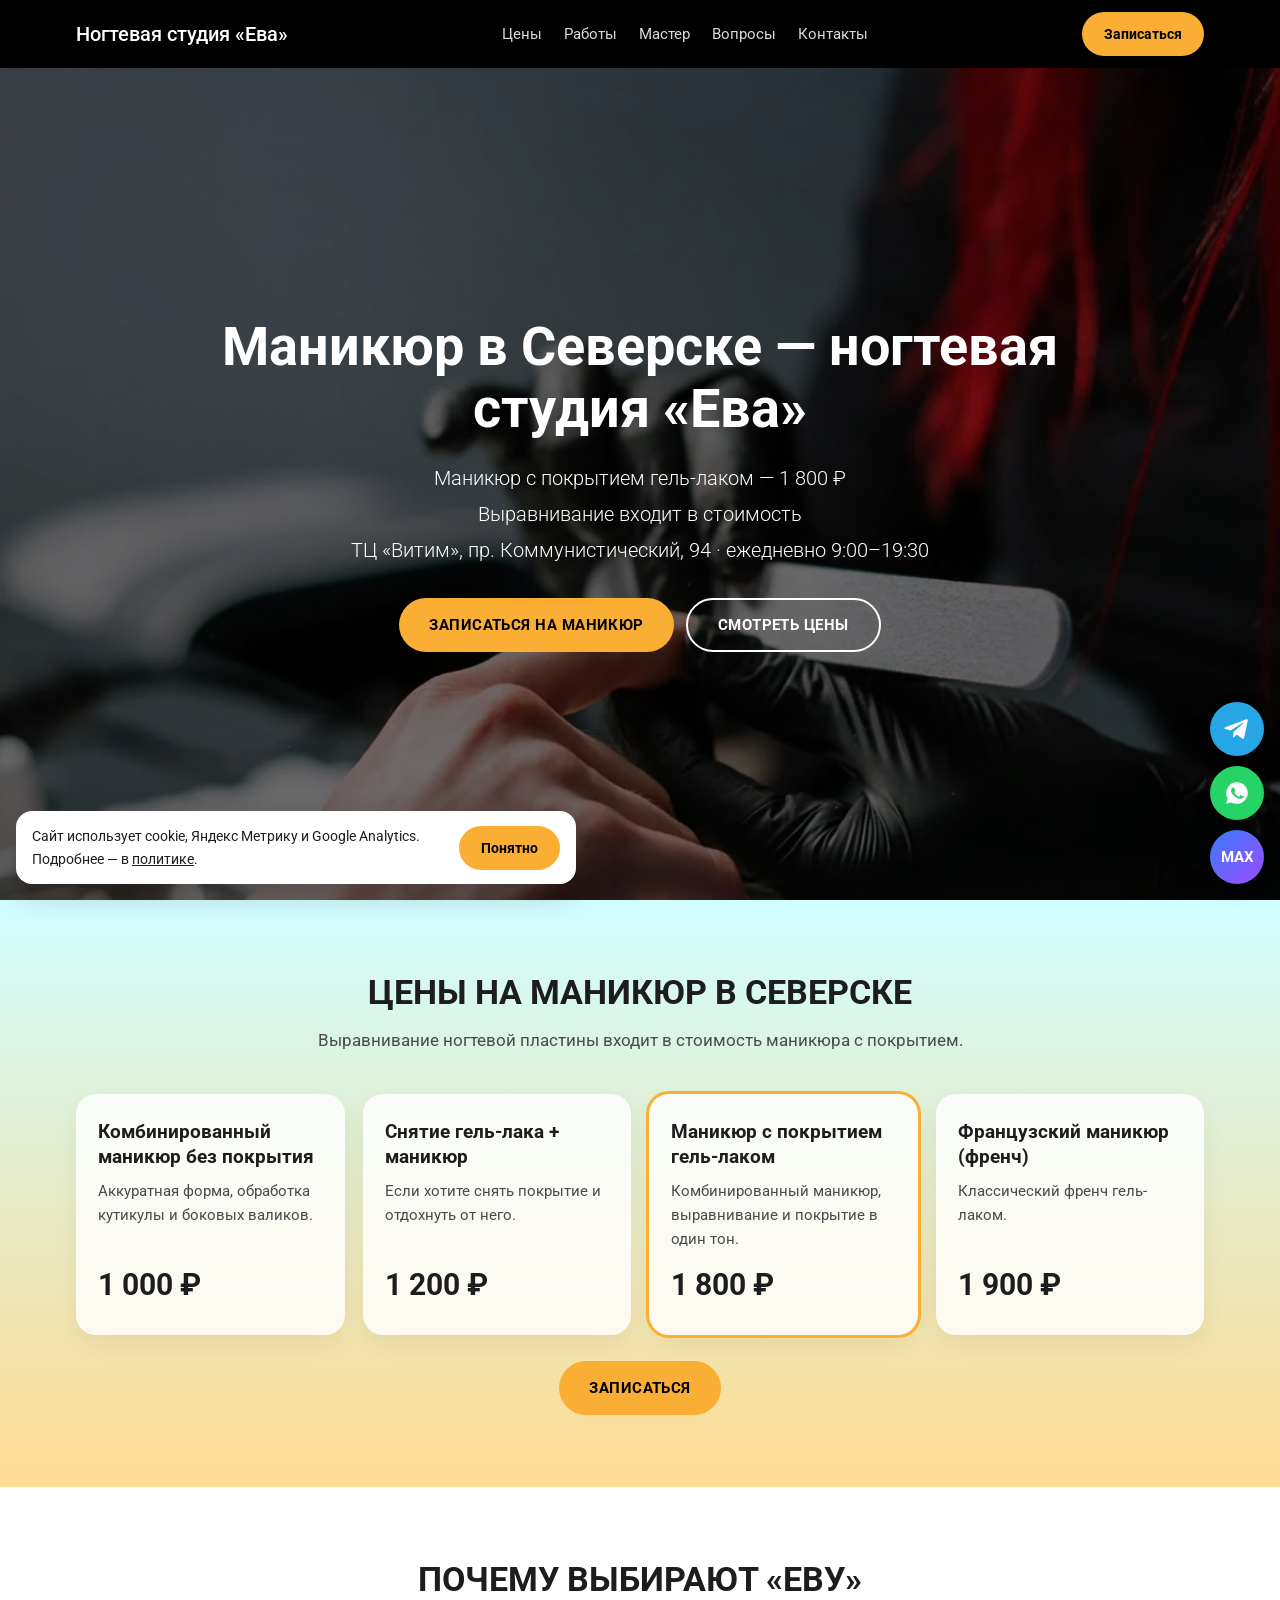
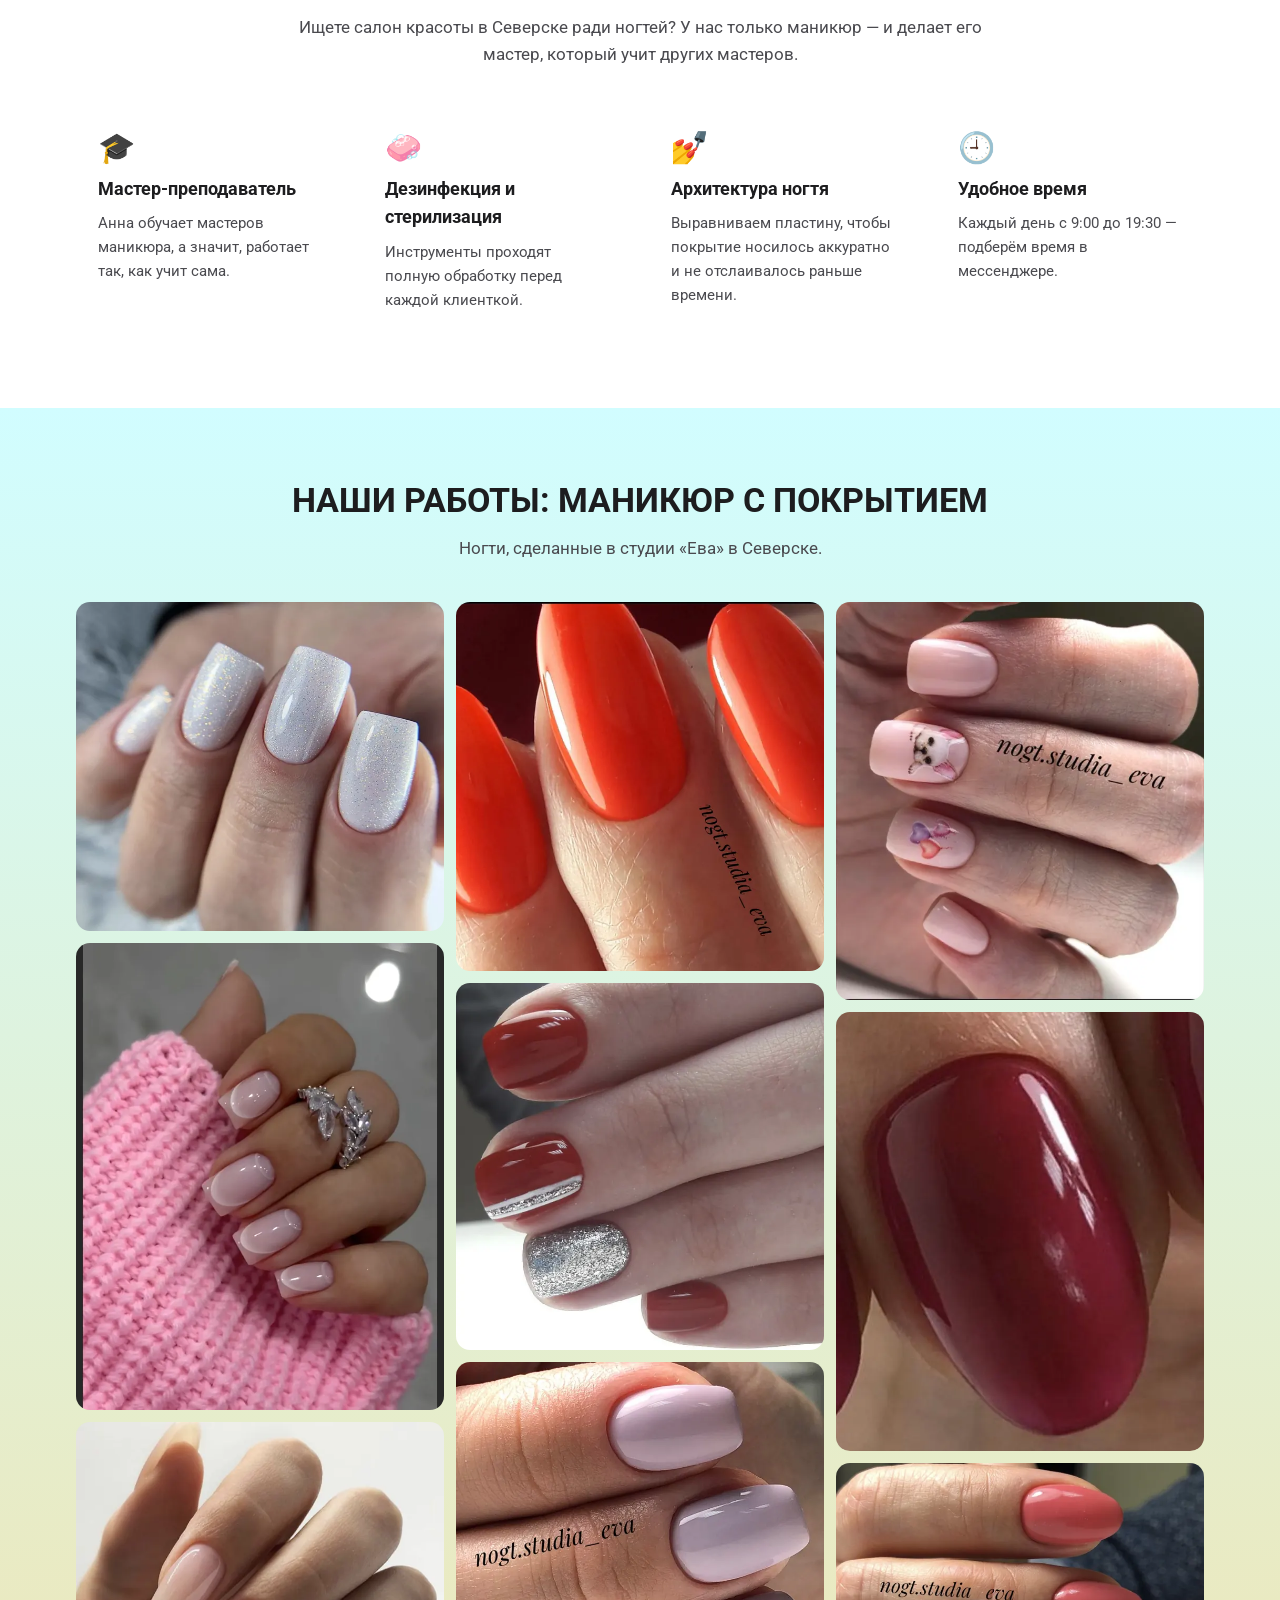
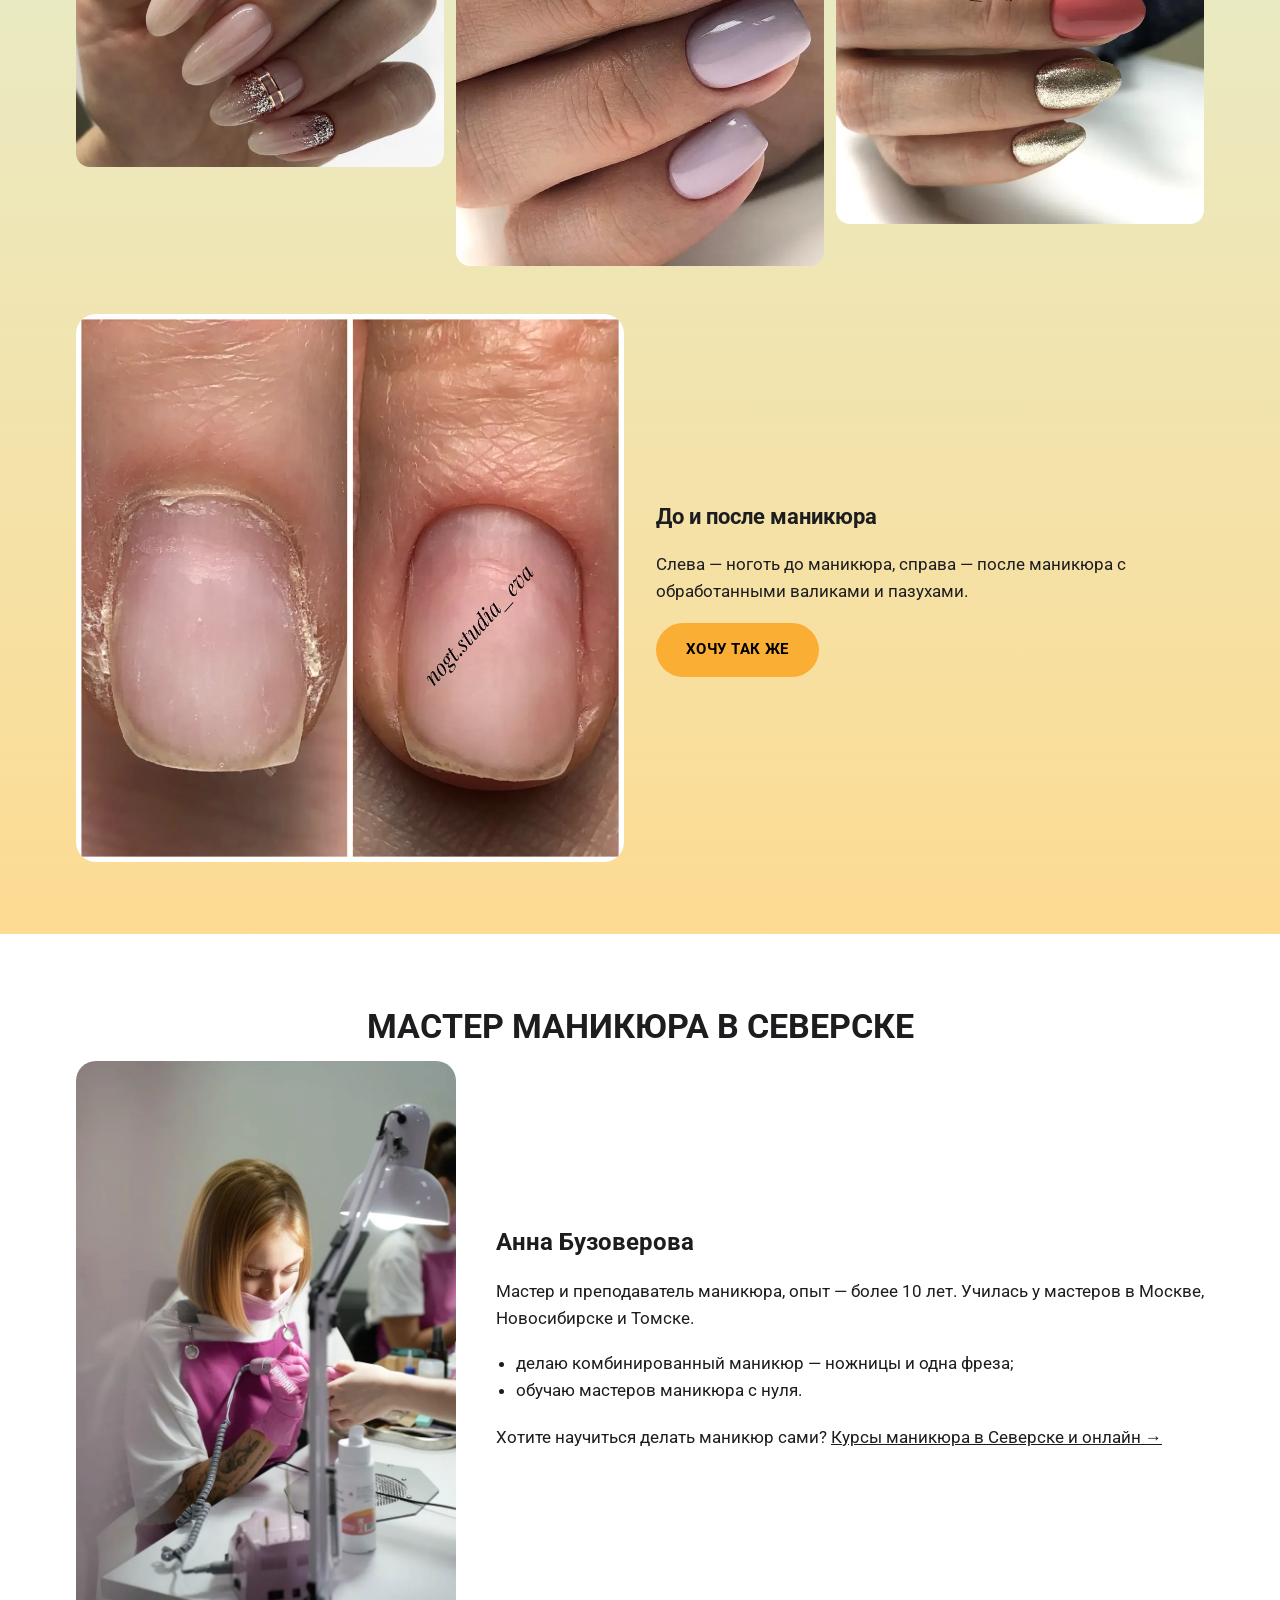
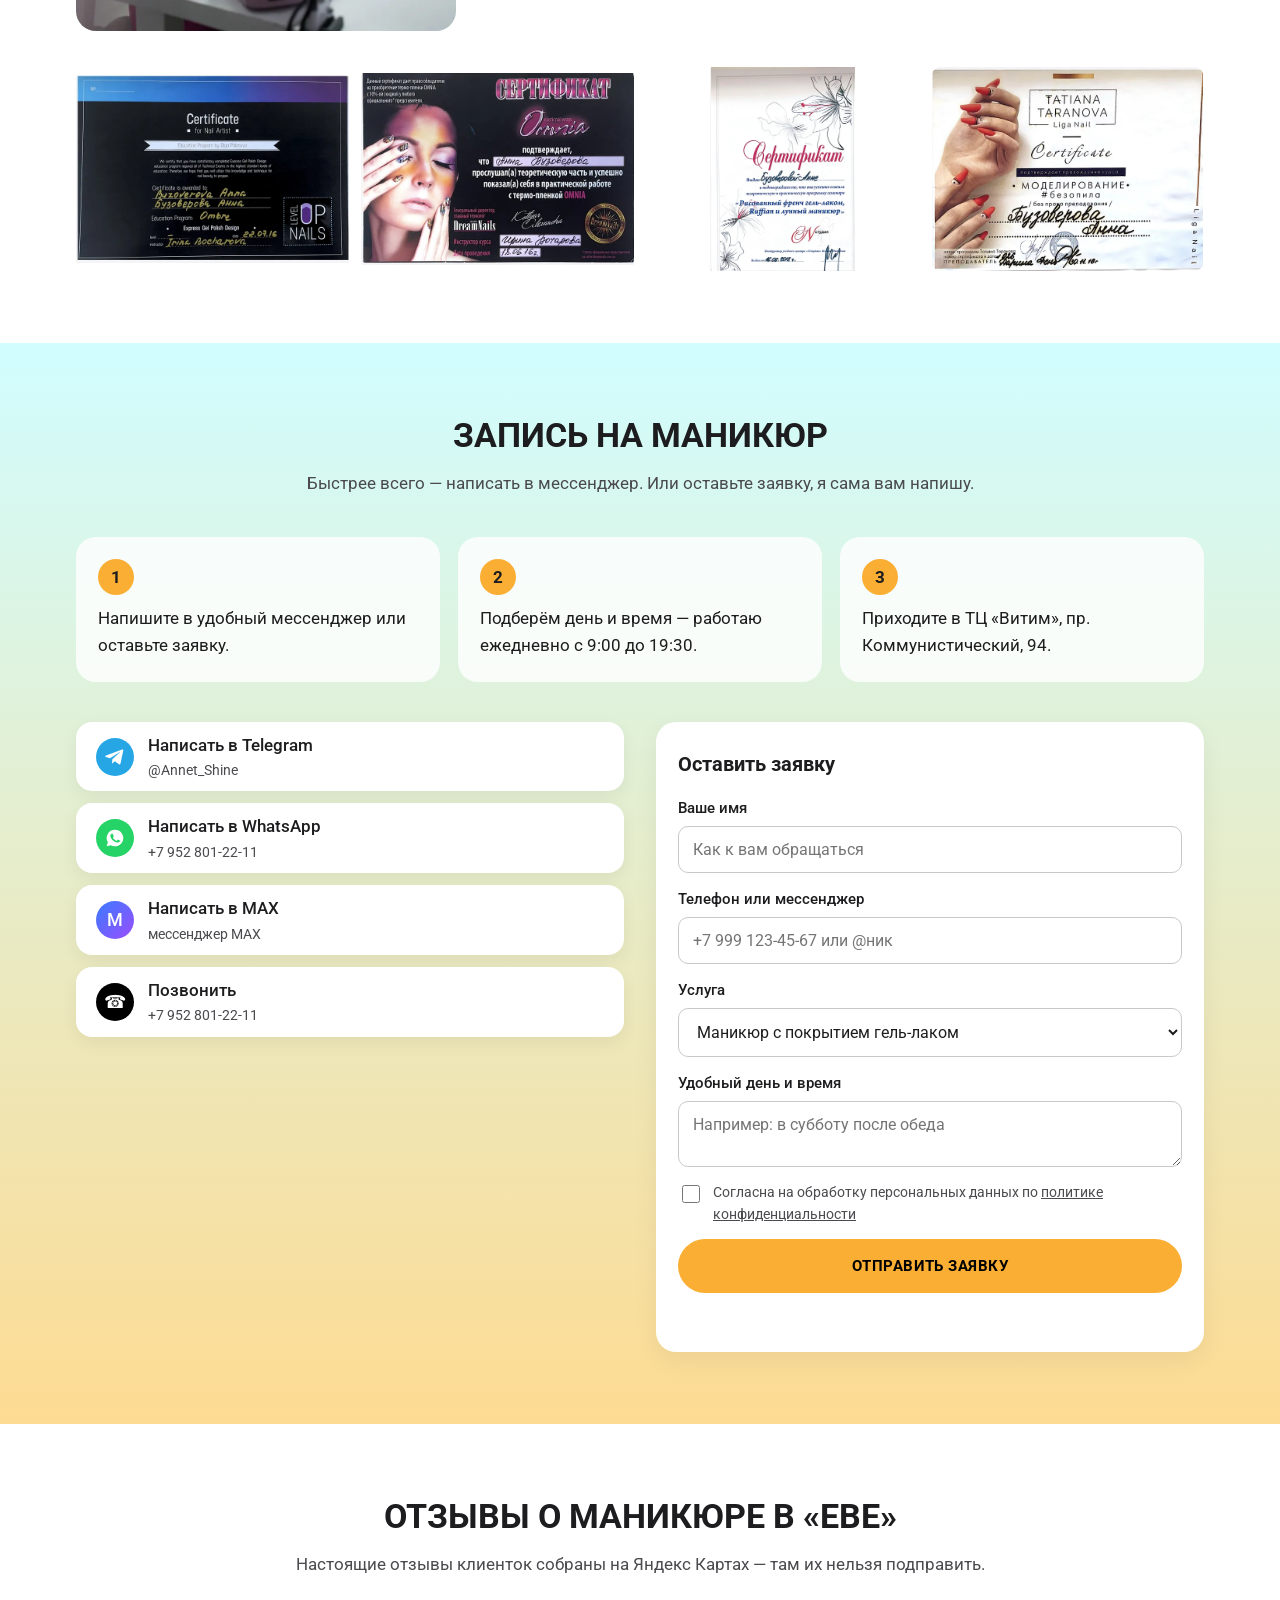
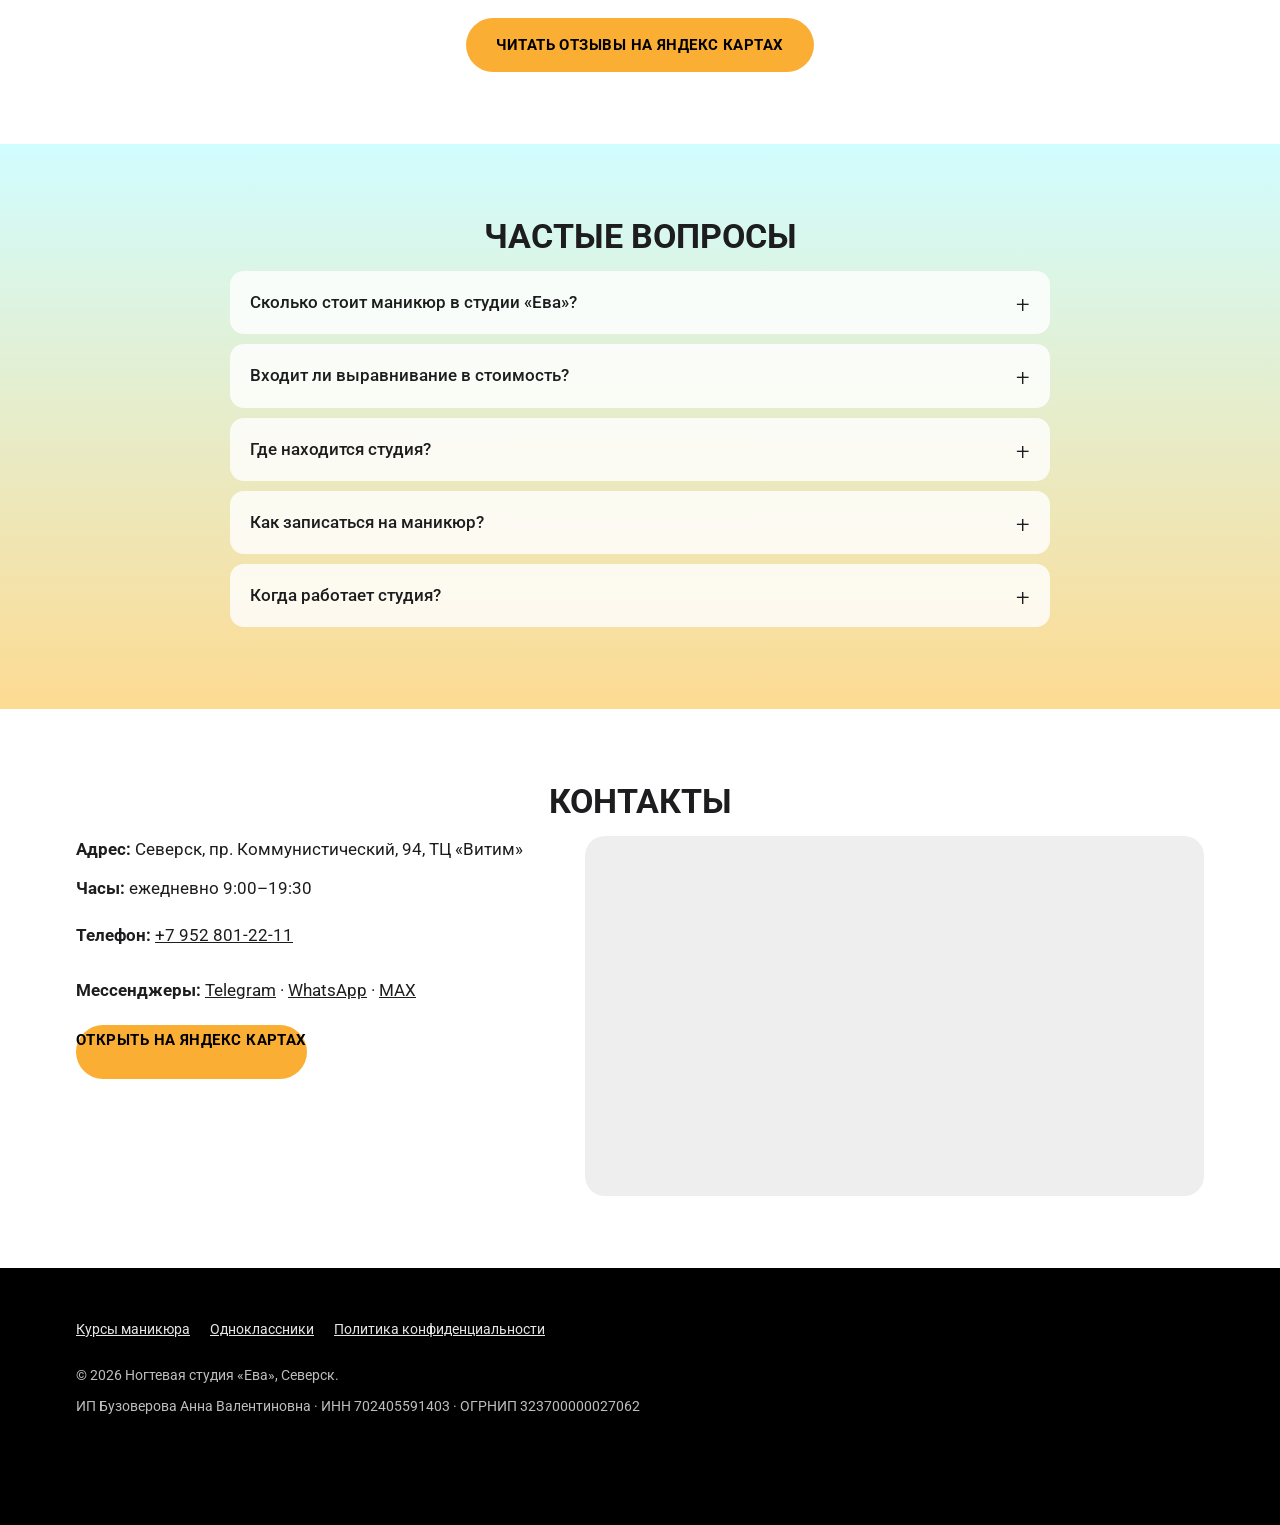
<file: index.html>
<!DOCTYPE html>
<html lang="ru">
<head>
    <meta charset="UTF-8">
    <meta name="viewport" content="width=device-width, initial-scale=1.0">
    <title>Маникюр в Северске — цены и запись | Ногтевая студия «Ева», ТЦ Витим</title>
    <meta name="description" content="Маникюр с покрытием гель-лаком в Северске — 1 800 ₽, без покрытия — 1 000 ₽. Ногтевая студия «Ева»: пр. Коммунистический, 94, ТЦ «Витим», ежедневно 9:00–19:30. Запись в Telegram, WhatsApp, MAX.">
    <link rel="canonical" href="https://uslugi.eva-seversk.ru/">
    <meta name="robots" content="index, follow">
    <meta name="theme-color" content="#000000">
    <link rel="icon" href="img/favicon.svg" type="image/svg+xml">

    <meta property="og:type" content="website">
    <meta property="og:locale" content="ru_RU">
    <meta property="og:site_name" content="Ногтевая студия «Ева»">
    <meta property="og:url" content="https://uslugi.eva-seversk.ru/">
    <meta property="og:title" content="Маникюр в Северске — ногтевая студия «Ева»">
    <meta property="og:description" content="Маникюр с покрытием гель-лаком — 1 800 ₽. ТЦ «Витим», пр. Коммунистический, 94. Запись в мессенджерах.">
    <meta property="og:image" content="https://uslugi.eva-seversk.ru/img/og.jpg">

    <link rel="preconnect" href="https://fonts.googleapis.com">
    <link rel="preconnect" href="https://fonts.gstatic.com" crossorigin>
    <link rel="stylesheet" href="https://fonts.googleapis.com/css2?family=Roboto:wght@300;400;500;700&display=swap">
    <link rel="preload" as="image" href="img/hero.webp" fetchpriority="high">
    <link rel="stylesheet" href="css/style.css?v=4">

    <!-- Разметка для Яндекса и Google: кто мы, где, когда работаем, цены -->
    <script type="application/ld+json">
    {
        "@context": "https://schema.org",
        "@type": "NailSalon",
        "name": "Ногтевая студия «Ева»",
        "url": "https://uslugi.eva-seversk.ru/",
        "image": "https://uslugi.eva-seversk.ru/img/og.jpg",
        "telephone": "+7-952-801-22-11",
        "priceRange": "1000–1900 ₽",
        "address": {
            "@type": "PostalAddress",
            "streetAddress": "пр. Коммунистический, 94, ТЦ «Витим»",
            "addressLocality": "Северск",
            "addressRegion": "Томская область",
            "addressCountry": "RU"
        },
        "openingHoursSpecification": [{
            "@type": "OpeningHoursSpecification",
            "dayOfWeek": ["Monday","Tuesday","Wednesday","Thursday","Friday","Saturday","Sunday"],
            "opens": "09:00",
            "closes": "19:30"
        }],
        "sameAs": [
            "https://yandex.ru/maps/org/yeva/164313909059/",
            "https://ok.ru/profile/566321707087",
            "https://eva-seversk.ru/"
        ],
        "hasOfferCatalog": {
            "@type": "OfferCatalog",
            "name": "Маникюр",
            "itemListElement": [
                {"@type": "Offer", "price": "1000", "priceCurrency": "RUB", "itemOffered": {"@type": "Service", "name": "Комбинированный маникюр без покрытия"}},
                {"@type": "Offer", "price": "1200", "priceCurrency": "RUB", "itemOffered": {"@type": "Service", "name": "Снятие гель-лака и маникюр"}},
                {"@type": "Offer", "price": "1800", "priceCurrency": "RUB", "itemOffered": {"@type": "Service", "name": "Маникюр с покрытием гель-лаком"}},
                {"@type": "Offer", "price": "1900", "priceCurrency": "RUB", "itemOffered": {"@type": "Service", "name": "Французский маникюр (френч)"}}
            ]
        }
    }
    </script>
    <script type="application/ld+json">
    {
        "@context": "https://schema.org",
        "@type": "FAQPage",
        "mainEntity": [
            {"@type": "Question", "name": "Сколько стоит маникюр в студии «Ева»?", "acceptedAnswer": {"@type": "Answer", "text": "Комбинированный маникюр без покрытия — 1 000 ₽, снятие гель-лака и маникюр — 1 200 ₽, маникюр с покрытием гель-лаком — 1 800 ₽, френч — 1 900 ₽."}},
            {"@type": "Question", "name": "Входит ли выравнивание в стоимость?", "acceptedAnswer": {"@type": "Answer", "text": "Да. Выравнивание ногтевой пластины входит в стоимость маникюра с покрытием — доплачивать не нужно."}},
            {"@type": "Question", "name": "Где находится студия?", "acceptedAnswer": {"@type": "Answer", "text": "Северск, пр. Коммунистический, 94, торговый центр «Витим»."}},
            {"@type": "Question", "name": "Как записаться на маникюр?", "acceptedAnswer": {"@type": "Answer", "text": "Напишите в Telegram, WhatsApp или MAX, позвоните по номеру +7 952 801-22-11 или оставьте заявку на сайте."}},
            {"@type": "Question", "name": "Когда работает студия?", "acceptedAnswer": {"@type": "Answer", "text": "Ежедневно с 9:00 до 19:30, по предварительной записи."}}
        ]
    }
    </script>

    <meta name="yandex-verification" content="f7364ef51e49fb4b" />
    <!-- Яндекс Метрика -->
    <script>
        (function(m,e,t,r,i,k,a){m[i]=m[i]||function(){(m[i].a=m[i].a||[]).push(arguments)};
        m[i].l=1*new Date();
        for (var j = 0; j < document.scripts.length; j++) {if (document.scripts[j].src === r) { return; }}
        k=e.createElement(t),a=e.getElementsByTagName(t)[0],k.async=1,k.src=r,a.parentNode.insertBefore(k,a)})
        (window, document,'script','https://mc.yandex.ru/metrika/tag.js?id=113657439', 'ym');
        ym(113657439, 'init', {ssr:true, clickmap:true, referrer: document.referrer, url: location.href, accurateTrackBounce:true, trackLinks:true});
    </script>
    <noscript><div><img src="https://mc.yandex.ru/watch/113657439" style="position:absolute; left:-9999px;" alt=""></div></noscript>
    <!-- Google Analytics counter -->
    <script async src="https://www.googletagmanager.com/gtag/js?id=G-YD7Y86XEQZ"></script>
    <script>
        window.dataLayer = window.dataLayer || [];
        function gtag(){dataLayer.push(arguments);}
        gtag('js', new Date());
        gtag('config', 'G-YD7Y86XEQZ');
    </script>
    <!-- /Google Analytics counter -->
</head>
<body>

    <header class="header">
        <div class="container">
            <a class="logo" href="#top">Ногтевая студия «Ева»</a>
            <nav class="nav" aria-label="Разделы">
                <a href="#ceny">Цены</a>
                <a href="#raboty">Работы</a>
                <a href="#master">Мастер</a>
                <a href="#voprosy">Вопросы</a>
                <a href="#kontakty">Контакты</a>
            </nav>
            <a class="btn btn-small" href="#zapis">Записаться</a>
        </div>
    </header>

    <main id="top">

        <!-- ===== ПЕРВЫЙ ЭКРАН ===== -->
        <section class="hero">
            <div class="container">
                <h1>Маникюр в Северске — ногтевая студия «Ева»</h1>
                <ul class="hero-list">
                    <li>Маникюр с покрытием гель-лаком — 1&nbsp;800&nbsp;₽</li>
                    <li>Выравнивание входит в стоимость</li>
                    <li>ТЦ «Витим», пр. Коммунистический, 94 · ежедневно 9:00–19:30</li>
                </ul>
                <div class="hero-actions">
                    <a class="btn" href="#zapis">Записаться на маникюр</a>
                    <a class="btn btn-ghost" href="#ceny">Смотреть цены</a>
                </div>
            </div>
        </section>

        <!-- ===== ЦЕНЫ ===== -->
        <section class="section" id="ceny">
            <div class="container">
                <h2 class="section-title">Цены на маникюр в Северске</h2>
                <p class="section-lead">Выравнивание ногтевой пластины входит в стоимость маникюра с покрытием.</p>
                <div class="prices">
                    <div class="price reveal">
                        <h3>Комбинированный маникюр без покрытия</h3>
                        <p>Аккуратная форма, обработка кутикулы и боковых валиков.</p>
                        <div class="sum">1&nbsp;000&nbsp;₽</div>
                    </div>
                    <div class="price reveal">
                        <h3>Снятие гель-лака + маникюр</h3>
                        <p>Если хотите снять покрытие и отдохнуть от него.</p>
                        <div class="sum">1&nbsp;200&nbsp;₽</div>
                    </div>
                    <div class="price main reveal">
                        <h3>Маникюр с покрытием гель-лаком</h3>
                        <p>Комбинированный маникюр, выравнивание и покрытие в один тон.</p>
                        <div class="sum">1&nbsp;800&nbsp;₽</div>
                    </div>
                    <div class="price reveal">
                        <h3>Французский маникюр (френч)</h3>
                        <p>Классический френч гель-лаком.</p>
                        <div class="sum">1&nbsp;900&nbsp;₽</div>
                    </div>
                </div>
                <p class="note"><a class="btn" href="#zapis">Записаться</a></p>
            </div>
        </section>

        <!-- ===== ПОЧЕМУ К НАМ ===== -->
        <section class="section plain" id="pochemu">
            <div class="container">
                <h2 class="section-title">Почему выбирают «Еву»</h2>
                <p class="section-lead">Ищете салон красоты в Северске ради ногтей? У нас только маникюр — и делает его мастер, который учит других мастеров.</p>
                <div class="features">
                    <div class="feature reveal">
                        <div class="ic" aria-hidden="true">🎓</div>
                        <h3>Мастер-преподаватель</h3>
                        <p>Анна обучает мастеров маникюра, а значит, работает так, как учит сама.</p>
                    </div>
                    <div class="feature reveal">
                        <div class="ic" aria-hidden="true">🧼</div>
                        <h3>Дезинфекция и стерилизация</h3>
                        <p>Инструменты проходят полную обработку перед каждой клиенткой.</p>
                    </div>
                    <div class="feature reveal">
                        <div class="ic" aria-hidden="true">💅</div>
                        <h3>Архитектура ногтя</h3>
                        <p>Выравниваем пластину, чтобы покрытие носилось аккуратно и не отслаивалось раньше времени.</p>
                    </div>
                    <div class="feature reveal">
                        <div class="ic" aria-hidden="true">🕘</div>
                        <h3>Удобное время</h3>
                        <p>Каждый день с 9:00 до 19:30 — подберём время в мессенджере.</p>
                    </div>
                </div>
            </div>
        </section>

        <!-- ===== РАБОТЫ ===== -->
        <section class="section" id="raboty">
            <div class="container">
                <h2 class="section-title">Наши работы: маникюр с покрытием</h2>
                <p class="section-lead">Ногти, сделанные в студии «Ева» в Северске.</p>
                <div class="gallery">
                    <figure><img src="img/rabota-1.webp" width="700" height="626" loading="lazy" alt="Маникюр с покрытием гель-лаком: белый с перламутром, квадратная форма"></figure>
                    <figure><img src="img/rabota-2.webp" width="700" height="887" loading="lazy" alt="Нежно-розовый маникюр гель-лаком на коротких ногтях"></figure>
                    <figure><img src="img/rabota-3.webp" width="640" height="600" loading="lazy" alt="Бежевый маникюр с дизайном на одном ногте"></figure>
                    <figure><img src="img/rabota-4.webp" width="700" height="702" loading="lazy" alt="Яркий красно-оранжевый маникюр гель-лаком"></figure>
                    <figure><img src="img/rabota-5.webp" width="700" height="698" loading="lazy" alt="Бордовый маникюр с серебряными акцентами"></figure>
                    <figure><img src="img/rabota-6.webp" width="700" height="958" loading="lazy" alt="Сиреневый маникюр гель-лаком, овальная форма"></figure>
                    <figure><img src="img/rabota-7.webp" width="592" height="640" loading="lazy" alt="Светлый маникюр с рисунком мишки и сердечка"></figure>
                    <figure><img src="img/rabota-8.webp" width="700" height="835" loading="lazy" alt="Глубокий вишнёвый маникюр крупным планом"></figure>
                    <figure><img src="img/rabota-9.webp" width="700" height="687" loading="lazy" alt="Коралловый маникюр с золотыми ногтями-акцентами"></figure>
                </div>

                <div class="before-after reveal">
                    <img src="img/do-posle.webp" width="1000" height="1000" loading="lazy" alt="Ноготь до и после маникюра: слева до процедуры, справа после, с обработанными валиками и пазухами">
                    <div>
                        <h3>До и после маникюра</h3>
                        <p>Слева — ноготь до маникюра, справа — после маникюра с обработанными валиками и пазухами.</p>
                        <a class="btn" href="#zapis">Хочу так же</a>
                    </div>
                </div>
            </div>
        </section>

        <!-- ===== МАСТЕР ===== -->
        <section class="section plain" id="master">
            <div class="container">
                <h2 class="section-title">Мастер маникюра в Северске</h2>
                <div class="master reveal">
                    <img src="img/anna.webp" width="800" height="1200" loading="lazy" alt="Анна Бузоверова, мастер маникюра студии «Ева», за работой">
                    <div>
                        <h3>Анна Бузоверова</h3>
                        <p>Мастер и преподаватель маникюра, опыт — более 10 лет. Училась у мастеров в Москве, Новосибирске и Томске.</p>
                        <ul>
                            <li>делаю комбинированный маникюр — ножницы и одна фреза;</li>
                            <li>обучаю мастеров маникюра с нуля.</li>
                        </ul>
                        <p>Хотите научиться делать маникюр сами? <a href="https://eva-seversk.ru/?utm_source=uslugi-site&amp;utm_medium=referral&amp;utm_campaign=uslugi-to-kurs&amp;utm_content=master">Курсы маникюра в Северске и онлайн →</a></p>
                    </div>
                </div>
                <div class="diplomy">
                    <img src="img/diplom-1.webp" width="700" height="482" loading="lazy" alt="Сертификат Анны Бузоверовой о повышении квалификации по маникюру">
                    <img src="img/diplom-2.webp" width="700" height="494" loading="lazy" alt="Сертификат Анны Бузоверовой об обучении маникюру">
                    <img src="img/diplom-3.webp" width="700" height="989" loading="lazy" alt="Сертификат Анны Бузоверовой: рисованный френч гель-лаком">
                    <img src="img/diplom-4.webp" width="700" height="528" loading="lazy" alt="Сертификат Анны Бузоверовой: моделирование ногтей">
                </div>
            </div>
        </section>

        <!-- ===== ЗАПИСЬ ===== -->
        <section class="section" id="zapis">
            <div class="container">
                <h2 class="section-title">Запись на маникюр</h2>
                <p class="section-lead">Быстрее всего — написать в мессенджер. Или оставьте заявку, я сама вам напишу.</p>
                <div class="steps">
                    <div class="step"><p>Напишите в удобный мессенджер или оставьте заявку.</p></div>
                    <div class="step"><p>Подберём день и время — работаю ежедневно с 9:00 до 19:30.</p></div>
                    <div class="step"><p>Приходите в ТЦ «Витим», пр. Коммунистический, 94.</p></div>
                </div>

                <div class="zapis">
                    <div class="messengers">
                        <a class="mbtn tg" href="https://t.me/Annet_Shine" target="_blank" rel="noopener">
                            <span class="dot" aria-hidden="true"><svg viewBox="0 0 24 24" width="20" height="20" fill="#fff"><path d="M21.9 4.3 18.6 19.8c-.2 1.1-.9 1.4-1.8.9l-5-3.7-2.4 2.3c-.3.3-.5.5-1 .5l.4-5.1 9.2-8.3c.4-.4-.1-.6-.6-.2L6 13.4l-4.9-1.5c-1.1-.3-1.1-1.1.2-1.6L20.5 3c.9-.3 1.7.2 1.4 1.3z"/></svg></span>
                            <span>Написать в Telegram<small>@Annet_Shine</small></span>
                        </a>
                        <a class="mbtn wa" href="https://wa.me/79528012211?text=%D0%97%D0%B4%D1%80%D0%B0%D0%B2%D1%81%D1%82%D0%B2%D1%83%D0%B9%D1%82%D0%B5!%20%D0%A5%D0%BE%D1%87%D1%83%20%D0%B7%D0%B0%D0%BF%D0%B8%D1%81%D0%B0%D1%82%D1%8C%D1%81%D1%8F%20%D0%BD%D0%B0%20%D0%BC%D0%B0%D0%BD%D0%B8%D0%BA%D1%8E%D1%80" target="_blank" rel="noopener">
                            <span class="dot" aria-hidden="true"><svg viewBox="0 0 24 24" width="20" height="20" fill="#fff"><path d="M12 2a10 10 0 0 0-8.6 15.1L2 22l5-1.3A10 10 0 1 0 12 2zm5.4 14.2c-.2.6-1.3 1.2-1.8 1.2-.5.1-1 .2-3.3-.7-2.8-1.1-4.6-4-4.7-4.2-.1-.2-1.1-1.5-1.1-2.9s.7-2 1-2.3c.3-.3.6-.3.8-.3h.6c.2 0 .4 0 .6.5l.9 2.1c.1.2.1.4 0 .5l-.3.5-.4.5c-.1.1-.3.3-.1.6.2.3.8 1.3 1.7 2.1 1.2 1 2.1 1.4 2.4 1.5.3.1.5.1.6-.1l.9-1.1c.2-.3.4-.2.6-.1l2 1c.3.1.5.2.5.3.1.2.1.7-.1 1.3z"/></svg></span>
                            <span>Написать в WhatsApp<small>+7 952 801-22-11</small></span>
                        </a>
                        <a class="mbtn mx" href="https://max.ru/u/f9LHodD0cOId93Xblo8Fhbienb6esVl0sAKuTxbkO8DlSiCNzYPVZ152Q" target="_blank" rel="noopener">
                            <span class="dot" aria-hidden="true">M</span>
                            <span>Написать в MAX<small>мессенджер MAX</small></span>
                        </a>
                        <a class="mbtn ph" href="tel:+79528012211">
                            <span class="dot" aria-hidden="true">☎</span>
                            <span>Позвонить<small>+7 952 801-22-11</small></span>
                        </a>
                    </div>

                    <form class="form" id="zayavka-form" action="#" method="post">
                        <h3>Оставить заявку</h3>
                        <label>
                            Ваше имя
                            <input type="text" name="name" placeholder="Как к вам обращаться" autocomplete="given-name" required>
                        </label>
                        <label>
                            Телефон или мессенджер
                            <input type="text" name="contact" placeholder="+7 999 123-45-67 или @ник" autocomplete="tel" required>
                        </label>
                        <label>
                            Услуга
                            <select name="usluga">
                                <option>Маникюр с покрытием гель-лаком</option>
                                <option>Комбинированный маникюр без покрытия</option>
                                <option>Снятие гель-лака + маникюр</option>
                                <option>Французский маникюр (френч)</option>
                                <option>Пока не знаю — нужна консультация</option>
                            </select>
                        </label>
                        <label>
                            Удобный день и время
                            <textarea name="comment" rows="2" placeholder="Например: в субботу после обеда"></textarea>
                        </label>
                        <label class="soglasie">
                            <input type="checkbox" name="soglasie" required>
                            <span>Согласна на&nbsp;обработку персональных данных по&nbsp;<a href="politika.html" target="_blank">политике конфиденциальности</a></span>
                        </label>
                        <button type="submit" class="btn">Отправить заявку</button>
                        <p class="form-status" id="form-status" role="status" aria-live="polite"></p>
                    </form>
                </div>
            </div>
        </section>

        <!-- ===== ОТЗЫВЫ ===== -->
        <section class="section plain" id="otzyvy">
            <div class="container reviews-cta">
                <h2 class="section-title">Отзывы о маникюре в «Еве»</h2>
                <p class="section-lead">Настоящие отзывы клиенток собраны на Яндекс Картах — там их нельзя подправить.</p>
                <a class="btn" href="https://yandex.ru/maps/org/yeva/164313909059/reviews/" target="_blank" rel="noopener">Читать отзывы на Яндекс Картах</a>
            </div>
        </section>

        <!-- ===== ВОПРОСЫ ===== -->
        <section class="section" id="voprosy">
            <div class="container">
                <h2 class="section-title">Частые вопросы</h2>
                <div class="faq">
                    <details><summary>Сколько стоит маникюр в студии «Ева»?</summary>
                        <p>Комбинированный маникюр без покрытия — 1&nbsp;000&nbsp;₽, снятие гель-лака и маникюр — 1&nbsp;200&nbsp;₽, маникюр с покрытием гель-лаком — 1&nbsp;800&nbsp;₽, френч — 1&nbsp;900&nbsp;₽.</p></details>
                    <details><summary>Входит ли выравнивание в стоимость?</summary>
                        <p>Да. Выравнивание ногтевой пластины входит в стоимость маникюра с покрытием — доплачивать не нужно.</p></details>
                    <details><summary>Где находится студия?</summary>
                        <p>Северск, пр. Коммунистический, 94, торговый центр «Витим».</p></details>
                    <details><summary>Как записаться на маникюр?</summary>
                        <p>Напишите в Telegram, WhatsApp или MAX, позвоните по номеру +7 952 801-22-11 или оставьте заявку на сайте.</p></details>
                    <details><summary>Когда работает студия?</summary>
                        <p>Ежедневно с 9:00 до 19:30, по предварительной записи.</p></details>
                </div>
            </div>
        </section>

        <!-- ===== КОНТАКТЫ ===== -->
        <section class="section plain" id="kontakty">
            <div class="container">
                <h2 class="section-title">Контакты</h2>
                <div class="kontakty">
                    <div>
                        <p><strong>Адрес:</strong> Северск, пр. Коммунистический, 94, ТЦ «Витим»</p>
                        <p><strong>Часы:</strong> ежедневно 9:00–19:30</p>
                        <p><strong>Телефон:</strong> <a href="tel:+79528012211">+7 952 801-22-11</a></p>
                        <p><strong>Мессенджеры:</strong>
                            <a href="https://t.me/Annet_Shine" target="_blank" rel="noopener">Telegram</a> ·
                            <a href="https://wa.me/79528012211" target="_blank" rel="noopener">WhatsApp</a> ·
                            <a href="https://max.ru/u/f9LHodD0cOId93Xblo8Fhbienb6esVl0sAKuTxbkO8DlSiCNzYPVZ152Q" target="_blank" rel="noopener">MAX</a></p>
                        <p><a class="btn" href="https://yandex.ru/maps/org/yeva/164313909059/" target="_blank" rel="noopener">Открыть на Яндекс Картах</a></p>
                    </div>
                    <iframe class="map" src="https://yandex.ru/map-widget/v1/org/yeva/164313909059/" loading="lazy" title="Ногтевая студия «Ева» на Яндекс Картах" allowfullscreen></iframe>
                </div>
            </div>
        </section>
    </main>

    <footer class="footer">
        <div class="container">
            <div class="links">
                <a href="https://eva-seversk.ru/?utm_source=uslugi-site&amp;utm_medium=referral&amp;utm_campaign=uslugi-to-kurs&amp;utm_content=footer">Курсы маникюра</a>
                <a href="https://ok.ru/profile/566321707087" target="_blank" rel="noopener">Одноклассники</a>
                <a href="politika.html">Политика конфиденциальности</a>
            </div>
            <p>© 2026 Ногтевая студия «Ева», Северск.</p>
            <p>ИП Бузоверова Анна Валентиновна · ИНН 702405591403 · ОГРНИП 323700000027062</p>
        </div>
    </footer>

    <!-- Плавающие кнопки мессенджеров -->
    <div class="float" aria-label="Написать в мессенджер">
        <a class="tg" style="background:#27a6e5" href="https://t.me/Annet_Shine" target="_blank" rel="noopener" aria-label="Telegram"><svg viewBox="0 0 24 24"><path d="M21.9 4.3 18.6 19.8c-.2 1.1-.9 1.4-1.8.9l-5-3.7-2.4 2.3c-.3.3-.5.5-1 .5l.4-5.1 9.2-8.3c.4-.4-.1-.6-.6-.2L6 13.4l-4.9-1.5c-1.1-.3-1.1-1.1.2-1.6L20.5 3c.9-.3 1.7.2 1.4 1.3z"/></svg></a>
        <a class="wa" style="background:#25d366" href="https://wa.me/79528012211" target="_blank" rel="noopener" aria-label="WhatsApp"><svg viewBox="0 0 24 24"><path d="M12 2a10 10 0 0 0-8.6 15.1L2 22l5-1.3A10 10 0 1 0 12 2zm5.4 14.2c-.2.6-1.3 1.2-1.8 1.2-.5.1-1 .2-3.3-.7-2.8-1.1-4.6-4-4.7-4.2-.1-.2-1.1-1.5-1.1-2.9s.7-2 1-2.3c.3-.3.6-.3.8-.3h.6c.2 0 .4 0 .6.5l.9 2.1c.1.2.1.4 0 .5l-.3.5-.4.5c-.1.1-.3.3-.1.6.2.3.8 1.3 1.7 2.1 1.2 1 2.1 1.4 2.4 1.5.3.1.5.1.6-.1l.9-1.1c.2-.3.4-.2.6-.1l2 1c.3.1.5.2.5.3.1.2.1.7-.1 1.3z"/></svg></a>
        <a class="mx" style="background:linear-gradient(135deg,#3a7bff,#9b4dff)" href="https://max.ru/u/f9LHodD0cOId93Xblo8Fhbienb6esVl0sAKuTxbkO8DlSiCNzYPVZ152Q" target="_blank" rel="noopener" aria-label="MAX">MAX</a>
    </div>

    <div class="cookie" id="cookie" hidden>
        <p>Сайт использует cookie, Яндекс Метрику и&nbsp;Google Analytics. Подробнее&nbsp;— в&nbsp;<a href="politika.html">политике</a>.</p>
        <button type="button" class="btn btn-small" id="cookie-ok">Понятно</button>
    </div>

    <script src="js/main.js?v=2"></script>
</body>
</html>
</file>
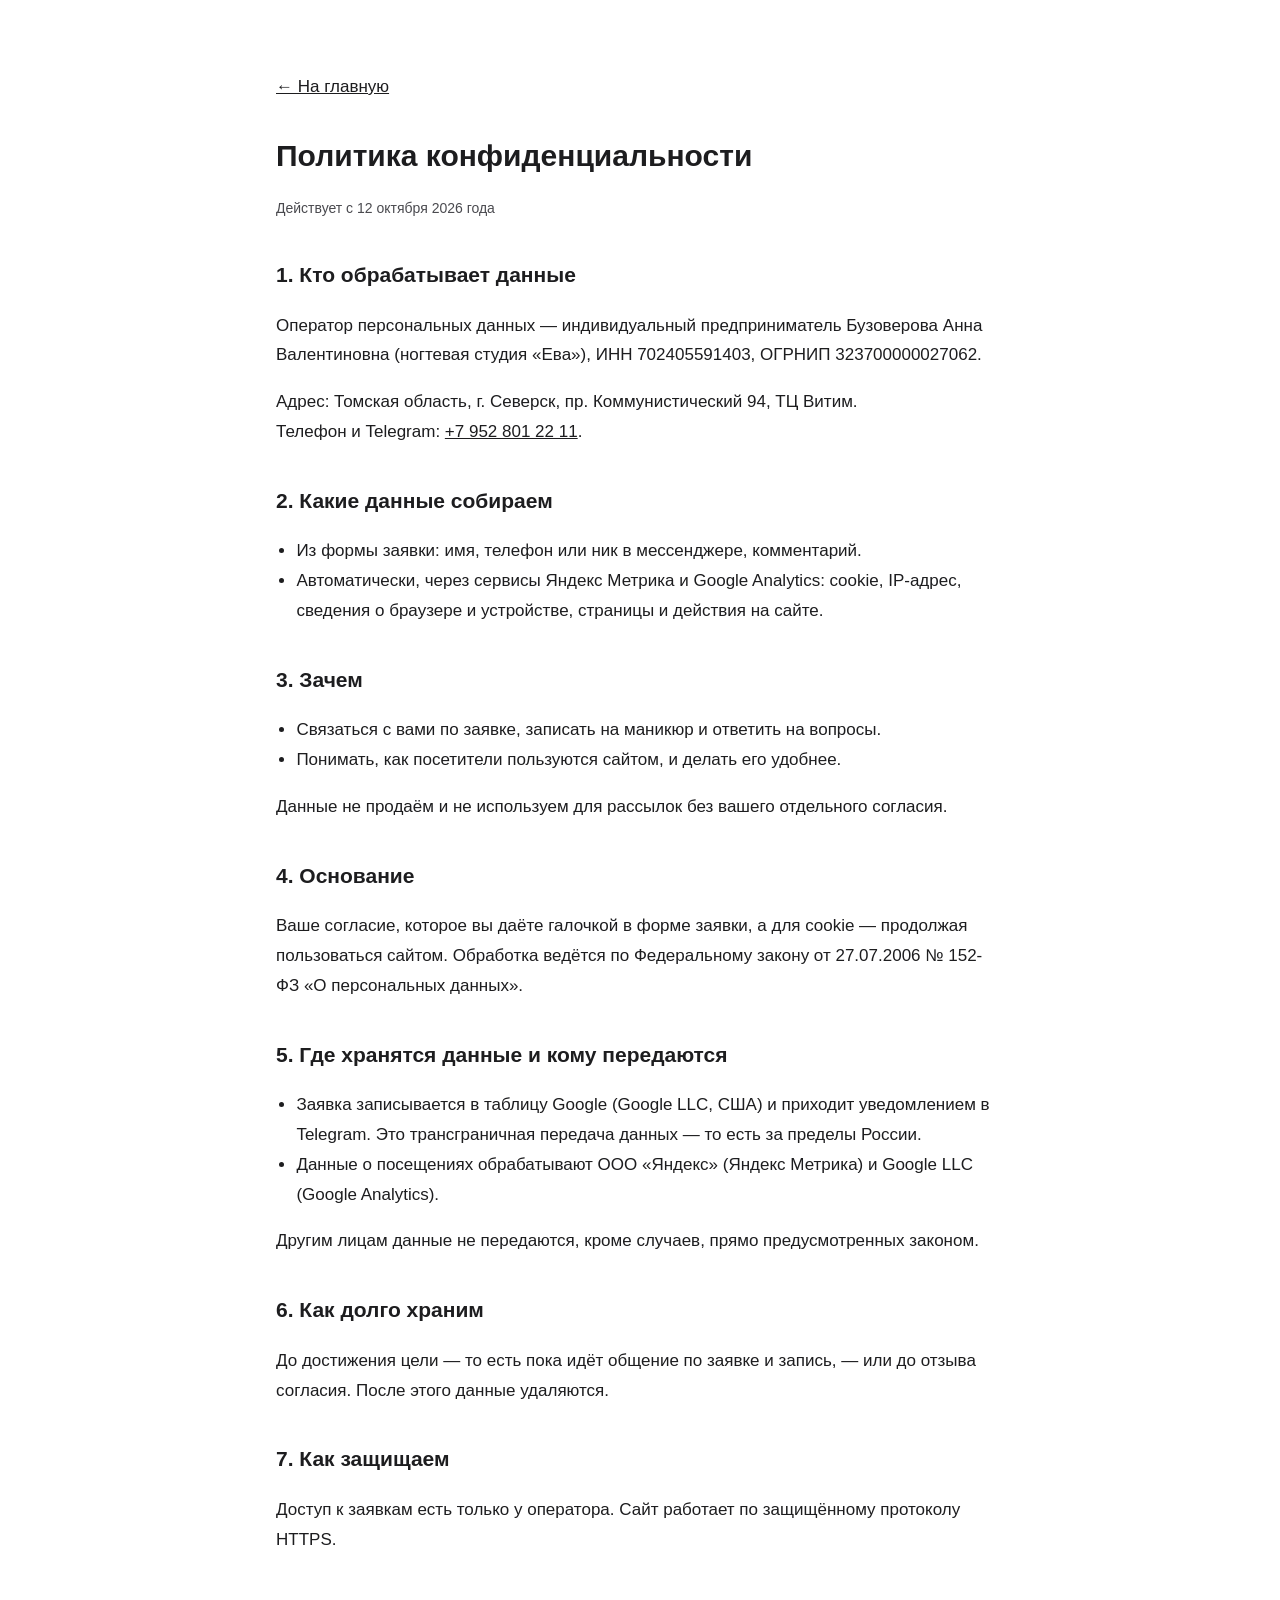
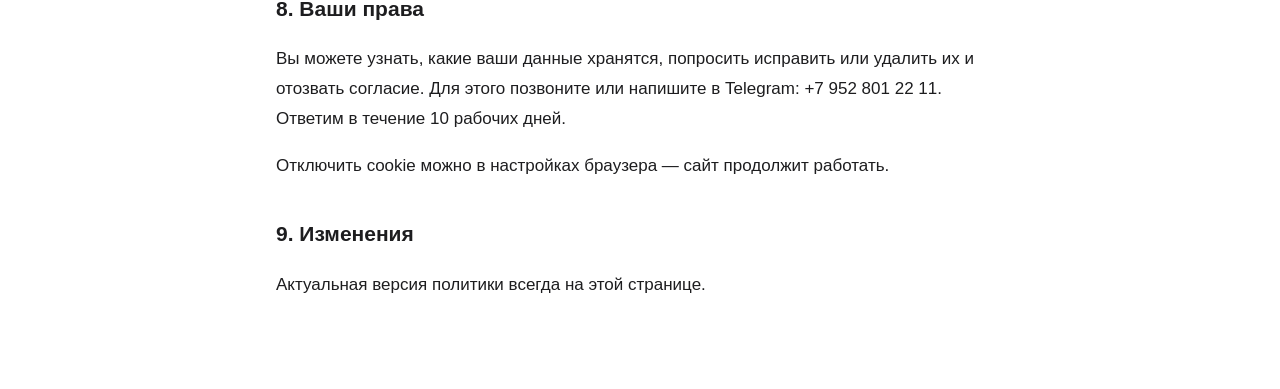
<file: politika.html>
<!DOCTYPE html>
<html lang="ru">
<head>
<meta charset="UTF-8">
<meta name="viewport" content="width=device-width, initial-scale=1.0">
<title>Политика конфиденциальности — ногтевая студия «Ева»</title>
<meta name="description" content="Как ногтевая студия «Ева» в Северске обрабатывает и защищает персональные данные посетителей сайта uslugi.eva-seversk.ru.">
<meta name="robots" content="noindex, follow">
<link rel="canonical" href="https://uslugi.eva-seversk.ru/politika.html">
<link rel="icon" href="img/favicon.svg" type="image/svg+xml">
<link rel="stylesheet" href="css/style.css?v=4">
<style>
.doc { max-width: 760px; margin: 0 auto; line-height: 1.75; }
.doc h1 { font-size: 30px; margin: 0 0 8px; }
.doc h2 { margin: 36px 0 12px; font-size: 21px; }
.doc ul { padding-left: 1.2em; }
.doc .meta { color: var(--ink-soft); font-size: 14px; }
.doc .back { display: inline-block; margin-bottom: 28px; }
</style>
</head>
<body>
<main class="section plain">
        <div class="container doc">
            <a class="back" href="./">← На главную</a>
            <h1>Политика конфиденциальности</h1>
            <p class="meta">Действует с 12 октября 2026 года</p>

            <h2>1. Кто обрабатывает данные</h2>
            <p>Оператор персональных данных — индивидуальный предприниматель Бузоверова Анна Валентиновна (ногтевая студия «Ева»), ИНН 702405591403, ОГРНИП 323700000027062.</p>
            <p>Адрес: Томская область, г. Северск, пр. Коммунистический 94, ТЦ Витим.<br>
            Телефон и Telegram: <a href="tel:+79528012211">+7 952 801 22 11</a>.</p>

            <h2>2. Какие данные собираем</h2>
            <ul>
                <li>Из формы заявки: имя, телефон или ник в мессенджере, комментарий.</li>
                <li>Автоматически, через сервисы Яндекс Метрика и Google Analytics: cookie, IP-адрес, сведения о браузере и устройстве, страницы и действия на сайте.</li>
            </ul>

            <h2>3. Зачем</h2>
            <ul>
                <li>Связаться с вами по заявке, записать на маникюр и ответить на вопросы.</li>
                <li>Понимать, как посетители пользуются сайтом, и делать его удобнее.</li>
            </ul>
            <p>Данные не продаём и не используем для рассылок без вашего отдельного согласия.</p>

            <h2>4. Основание</h2>
            <p>Ваше согласие, которое вы даёте галочкой в форме заявки, а для cookie — продолжая пользоваться сайтом. Обработка ведётся по Федеральному закону от 27.07.2006 № 152-ФЗ «О персональных данных».</p>

            <h2>5. Где хранятся данные и кому передаются</h2>
            <ul>
                <li>Заявка записывается в таблицу Google (Google LLC, США) и приходит уведомлением в Telegram. Это трансграничная передача данных — то есть за пределы России.</li>
                <li>Данные о посещениях обрабатывают ООО «Яндекс» (Яндекс Метрика) и Google LLC (Google Analytics).</li>
            </ul>
            <p>Другим лицам данные не передаются, кроме случаев, прямо предусмотренных законом.</p>

            <h2>6. Как долго храним</h2>
            <p>До достижения цели — то есть пока идёт общение по заявке и запись, — или до отзыва согласия. После этого данные удаляются.</p>

            <h2>7. Как защищаем</h2>
            <p>Доступ к заявкам есть только у оператора. Сайт работает по защищённому протоколу HTTPS.</p>

            <h2>8. Ваши права</h2>
            <p>Вы можете узнать, какие ваши данные хранятся, попросить исправить или удалить их и отозвать согласие. Для этого позвоните или напишите в Telegram: +7 952 801 22 11. Ответим в течение 10 рабочих дней.</p>
            <p>Отключить cookie можно в настройках браузера — сайт продолжит работать.</p>

            <h2>9. Изменения</h2>
            <p>Актуальная версия политики всегда на этой странице.</p>
        </div>
    </main>
</body>
</html>
</file>
<file: css/style.css>
/* =========================================================
   Ногтевая студия «Ева» — услуги маникюра в Северске
   Визуал перенесён с сайта на Тильде:
   чёрная шапка и подвал, тёмный первый экран с фото,
   жёлто-голубой градиент, жёлтые кнопки-«таблетки», Roboto.
   ========================================================= */

:root {
    --black:    #000000;
    --white:    #ffffff;
    --yellow:   #faae34;   /* кнопки, как на Тильде */
    --yellow-d: #e89a1c;
    --sand:     #fddb92;   /* низ градиента */
    --sky:      #d1fdff;   /* верх градиента */
    --ink:      #1d1d1f;
    --ink-soft: #4a4a4f;
    --card:     rgba(255, 255, 255, 0.82);
    --radius:   20px;
    --font:     "Roboto", -apple-system, "Segoe UI", Arial, sans-serif;
}

* { box-sizing: border-box; }
html { scroll-behavior: smooth; }
body {
    margin: 0;
    font: 400 17px/1.6 var(--font);
    color: var(--ink);
    background: var(--white);
}
img { max-width: 100%; height: auto; display: block; }
a { color: inherit; }

.container { width: 100%; max-width: 1160px; margin: 0 auto; padding: 0 16px; }

/* ---------- Кнопки ---------- */
.btn {
    display: inline-flex; align-items: center; justify-content: center; gap: 8px;
    min-height: 54px; padding: 0 30px;
    border: 0; border-radius: 30px;
    background: var(--yellow); color: var(--black);
    font: 700 15px/1 var(--font); text-transform: uppercase; letter-spacing: .03em;
    text-decoration: none; cursor: pointer;
    transition: background .2s, transform .2s;
}
.btn:hover { background: var(--yellow-d); transform: translateY(-1px); }
.btn:focus-visible { outline: 3px solid var(--black); outline-offset: 3px; }
.btn-small { min-height: 44px; padding: 0 22px; font-size: 14px; text-transform: none; letter-spacing: 0; }
.btn-ghost { background: transparent; color: var(--white); border: 2px solid var(--white); }
.btn-ghost:hover { background: rgba(255,255,255,.12); }

/* ---------- Шапка ---------- */
.header { background: var(--black); color: var(--white); position: sticky; top: 0; z-index: 20; }
.header .container { display: flex; align-items: center; justify-content: space-between; gap: 12px; min-height: 68px; }
.logo { font-size: 20px; font-weight: 500; text-decoration: none; white-space: nowrap; }
.nav { display: flex; gap: 22px; }
.nav a { color: #d9d9d9; text-decoration: none; font-size: 15px; }
.nav a:hover { color: var(--yellow); }
@media (max-width: 860px) { .nav { display: none; } .logo { font-size: 17px; } }

/* ---------- Первый экран ---------- */
.hero {
    position: relative; min-height: calc(100svh - 68px);
    display: flex; align-items: center; text-align: center; color: var(--white);
    background: #111 url("../img/hero.webp") center 40% / cover no-repeat;
}
.hero::before { content: ""; position: absolute; inset: 0; background: rgba(0, 0, 0, .55); }
.hero .container { position: relative; padding-top: 60px; padding-bottom: 60px; }
.hero h1 { font-size: clamp(30px, 5.4vw, 54px); line-height: 1.15; font-weight: 700; margin: 0 auto 22px; max-width: 900px; }
.hero-list { list-style: none; padding: 0; margin: 0 auto 32px; font-weight: 300; font-size: clamp(17px, 2vw, 20px); }
.hero-list li { margin: 4px 0; }
.hero-actions { display: flex; flex-wrap: wrap; gap: 12px; justify-content: center; }

/* ---------- Секции с градиентом Тильды ---------- */
.section { padding: 72px 0; background: linear-gradient(0turn, var(--sand) 0%, var(--sky) 100%); }
.section.plain { background: var(--white); }
.section-title {
    text-align: center; text-transform: uppercase; font-weight: 700;
    font-size: clamp(24px, 3.4vw, 34px); line-height: 1.2; margin: 0 0 14px;
}
.section-lead { text-align: center; color: var(--ink-soft); max-width: 720px; margin: 0 auto 40px; }

/* ---------- Цены ---------- */
.prices { display: grid; grid-template-columns: repeat(auto-fit, minmax(240px, 1fr)); gap: 18px; }
.price {
    background: var(--card); border-radius: var(--radius); padding: 26px 22px;
    display: flex; flex-direction: column; gap: 10px; box-shadow: 0 8px 24px rgba(0,0,0,.06);
}
.price h3 { margin: 0; font-size: 19px; line-height: 1.3; }
.price p { margin: 0; color: var(--ink-soft); font-size: 15px; flex: 1; }
.price .sum { font-size: 30px; font-weight: 700; }
.price.main { outline: 3px solid var(--yellow); }
.note { text-align: center; margin: 26px 0 0; color: var(--ink-soft); font-size: 15px; }

/* ---------- Преимущества ---------- */
.features { display: grid; grid-template-columns: repeat(auto-fit, minmax(240px, 1fr)); gap: 18px; }
.feature { background: var(--card); border-radius: var(--radius); padding: 24px 22px; }
.feature .ic { font-size: 30px; line-height: 1; }
.feature h3 { margin: 12px 0 8px; font-size: 18px; }
.feature p { margin: 0; color: var(--ink-soft); font-size: 15px; }

/* ---------- Работы ---------- */
/* Колонки разной высоты: каждое фото показывается целиком, без обрезки */
.gallery { columns: 3; column-gap: 12px; }
.gallery figure { margin: 0 0 12px; border-radius: 14px; overflow: hidden; break-inside: avoid; }
.gallery img { width: 100%; }
@media (max-width: 560px) { .gallery { columns: 2; } }
.before-after { display: grid; grid-template-columns: 1fr 1fr; gap: 32px; align-items: center; margin-top: 48px; }
.before-after img { border-radius: var(--radius); }
.before-after h3 { font-size: 22px; margin: 0 0 10px; }
@media (max-width: 760px) { .before-after { grid-template-columns: 1fr; gap: 18px; } }

/* ---------- О мастере ---------- */
.master { display: grid; grid-template-columns: 380px 1fr; gap: 40px; align-items: center; }
.master img { border-radius: var(--radius); }
.master h3 { font-size: 24px; margin: 0 0 12px; }
.master ul { padding-left: 20px; margin: 12px 0 20px; }
@media (max-width: 860px) { .master { grid-template-columns: 1fr; } .master img { max-width: 420px; margin: 0 auto; } }
.diplomy { display: grid; grid-template-columns: repeat(4, 1fr); gap: 12px; margin-top: 36px; }
.diplomy img { border-radius: 10px; background: #fff; aspect-ratio: 4/3; object-fit: contain; width: 100%; }
@media (max-width: 760px) { .diplomy { grid-template-columns: repeat(2, 1fr); } }

/* ---------- Запись ---------- */
.steps { display: grid; grid-template-columns: repeat(3, 1fr); gap: 18px; margin-bottom: 40px; counter-reset: s; }
.step { background: var(--card); border-radius: var(--radius); padding: 22px; counter-increment: s; }
.step::before {
    content: counter(s); display: inline-flex; width: 36px; height: 36px; border-radius: 50%;
    align-items: center; justify-content: center; background: var(--yellow); font-weight: 700; margin-bottom: 10px;
}
.step p { margin: 0; }
@media (max-width: 760px) { .steps { grid-template-columns: 1fr; } }

.zapis { display: grid; grid-template-columns: 1fr 1fr; gap: 32px; align-items: start; }
@media (max-width: 860px) { .zapis { grid-template-columns: 1fr; } }
.messengers { display: grid; gap: 12px; }
.mbtn {
    display: flex; align-items: center; gap: 14px; min-height: 60px; padding: 10px 20px;
    border-radius: 16px; background: var(--white); text-decoration: none; font-weight: 500;
    box-shadow: 0 6px 18px rgba(0,0,0,.06);
}
.mbtn:hover { transform: translateY(-1px); }
.mbtn .dot { width: 38px; height: 38px; border-radius: 50%; display: flex; align-items: center; justify-content: center; color: #fff; font-size: 18px; flex: none; }
.mbtn small { display: block; color: var(--ink-soft); font-weight: 400; }
.tg .dot { background: #27a6e5; }
.wa .dot { background: #25d366; }
.mx .dot { background: linear-gradient(135deg, #3a7bff, #9b4dff); }
.ph .dot { background: var(--black); }

.form { background: var(--white); border-radius: var(--radius); padding: 26px 22px; box-shadow: 0 8px 24px rgba(0,0,0,.06); }
.form h3 { margin: 0 0 16px; font-size: 20px; }
.form label { display: block; margin-bottom: 14px; font-size: 15px; font-weight: 500; }
.form input[type=text], .form select, .form textarea {
    display: block; width: 100%; margin-top: 6px; padding: 13px 14px;
    border: 1px solid #c9c9c9; border-radius: 10px; font: 400 16px var(--font); background: #fff; color: var(--ink);
}
.form input:focus, .form select:focus, .form textarea:focus { outline: 2px solid var(--yellow); border-color: var(--yellow); }
.form .soglasie { display: flex; gap: 10px; font-weight: 400; font-size: 14px; color: var(--ink-soft); }
.form .soglasie input { margin-top: 4px; width: 18px; height: 18px; flex: none; }
.form .btn { width: 100%; }
.form-status { min-height: 1.4em; margin: 12px 0 0; font-size: 15px; }
.form-status.ok { color: #1b7f3b; }
.form-status.err { color: #b3261e; }
.form-error { color: #b3261e; font-size: 14px; margin: -8px 0 12px; }

/* ---------- Отзывы ---------- */
.reviews-cta { text-align: center; }

/* ---------- FAQ ---------- */
.faq { max-width: 820px; margin: 0 auto; }
.faq details { background: var(--card); border-radius: 14px; padding: 4px 20px; margin-bottom: 10px; }
.faq summary { cursor: pointer; font-weight: 500; padding: 14px 0; list-style: none; position: relative; padding-right: 30px; }
.faq summary::-webkit-details-marker { display: none; }
.faq summary::after { content: "+"; position: absolute; right: 0; top: 10px; font-size: 24px; font-weight: 300; }
.faq details[open] summary::after { content: "–"; }
.faq details p { margin: 0 0 16px; color: var(--ink-soft); }

/* ---------- Контакты ---------- */
.kontakty { display: grid; grid-template-columns: 1fr 1.3fr; gap: 32px; align-items: stretch; }
.kontakty p { margin: 0 0 12px; }
.map { border: 0; width: 100%; min-height: 360px; border-radius: var(--radius); background: #eee; }
@media (max-width: 860px) { .kontakty { grid-template-columns: 1fr; } }

/* ---------- Подвал ---------- */
.footer { background: var(--black); color: #bdbdbd; padding: 40px 0 100px; font-size: 14px; }
.footer p { margin: 0 0 8px; }
.footer a { color: #e6e6e6; }
.footer .links { display: flex; flex-wrap: wrap; gap: 8px 20px; margin-bottom: 14px; }

/* ---------- Плавающие мессенджеры ---------- */
.float {
    position: fixed; right: 16px; bottom: 16px; z-index: 30;
    display: flex; flex-direction: column; gap: 10px;
}
.float a {
    width: 54px; height: 54px; border-radius: 50%; display: flex; align-items: center; justify-content: center;
    color: #fff; text-decoration: none; font-weight: 700; font-size: 15px; box-shadow: 0 6px 18px rgba(0,0,0,.25);
}
.float svg { width: 26px; height: 26px; fill: #fff; }

/* ---------- Cookie ---------- */
.cookie {
    position: fixed; left: 16px; right: 86px; bottom: 16px; z-index: 25; max-width: 560px;
    background: var(--white); border-radius: 16px; padding: 14px 16px; box-shadow: 0 10px 30px rgba(0,0,0,.2);
    display: flex; gap: 14px; align-items: center; font-size: 14px;
}
.cookie[hidden] { display: none; }
.cookie p { margin: 0; }

/* ---------- Появление при прокрутке ---------- */
.reveal { opacity: 0; transform: translateY(18px); transition: opacity .6s, transform .6s; }
.reveal.visible { opacity: 1; transform: none; }
@media (prefers-reduced-motion: reduce) { .reveal { opacity: 1; transform: none; transition: none; } html { scroll-behavior: auto; } }

/* ---------- Правки для телефона ---------- */
.master > *, .before-after > *, .zapis > *, .kontakty > * { min-width: 0; }
.master img { width: 100%; }
.footer .links a { display: inline-block; padding: 10px 0; }
.kontakty p a { display: inline-block; padding: 8px 0; }

section[id] { scroll-margin-top: 68px; }
</file>
